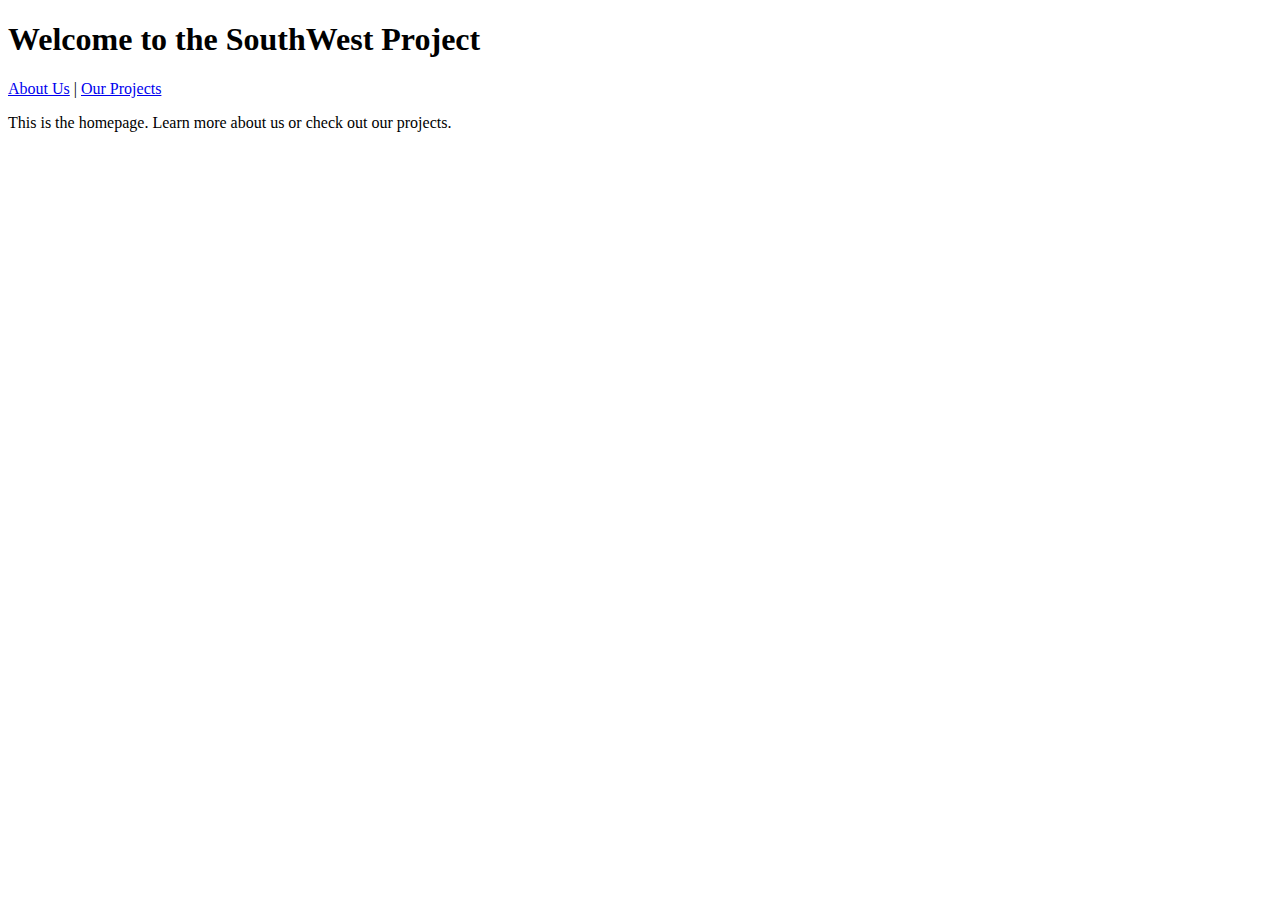
<file: index.html>
<!DOCTYPE html>
<html lang="en">
<head>
  <meta charset="UTF-8">
  <title>Welcome to SouthWest Project</title>
</head>
<body>
  <h1>Welcome to the SouthWest Project</h1>
  <nav>
    <a href="about.html">About Us</a> |
    <a href="projects.html">Our Projects</a>
  </nav>
  <p>This is the homepage. Learn more about us or check out our projects.</p>
</body>
</html>
</file>
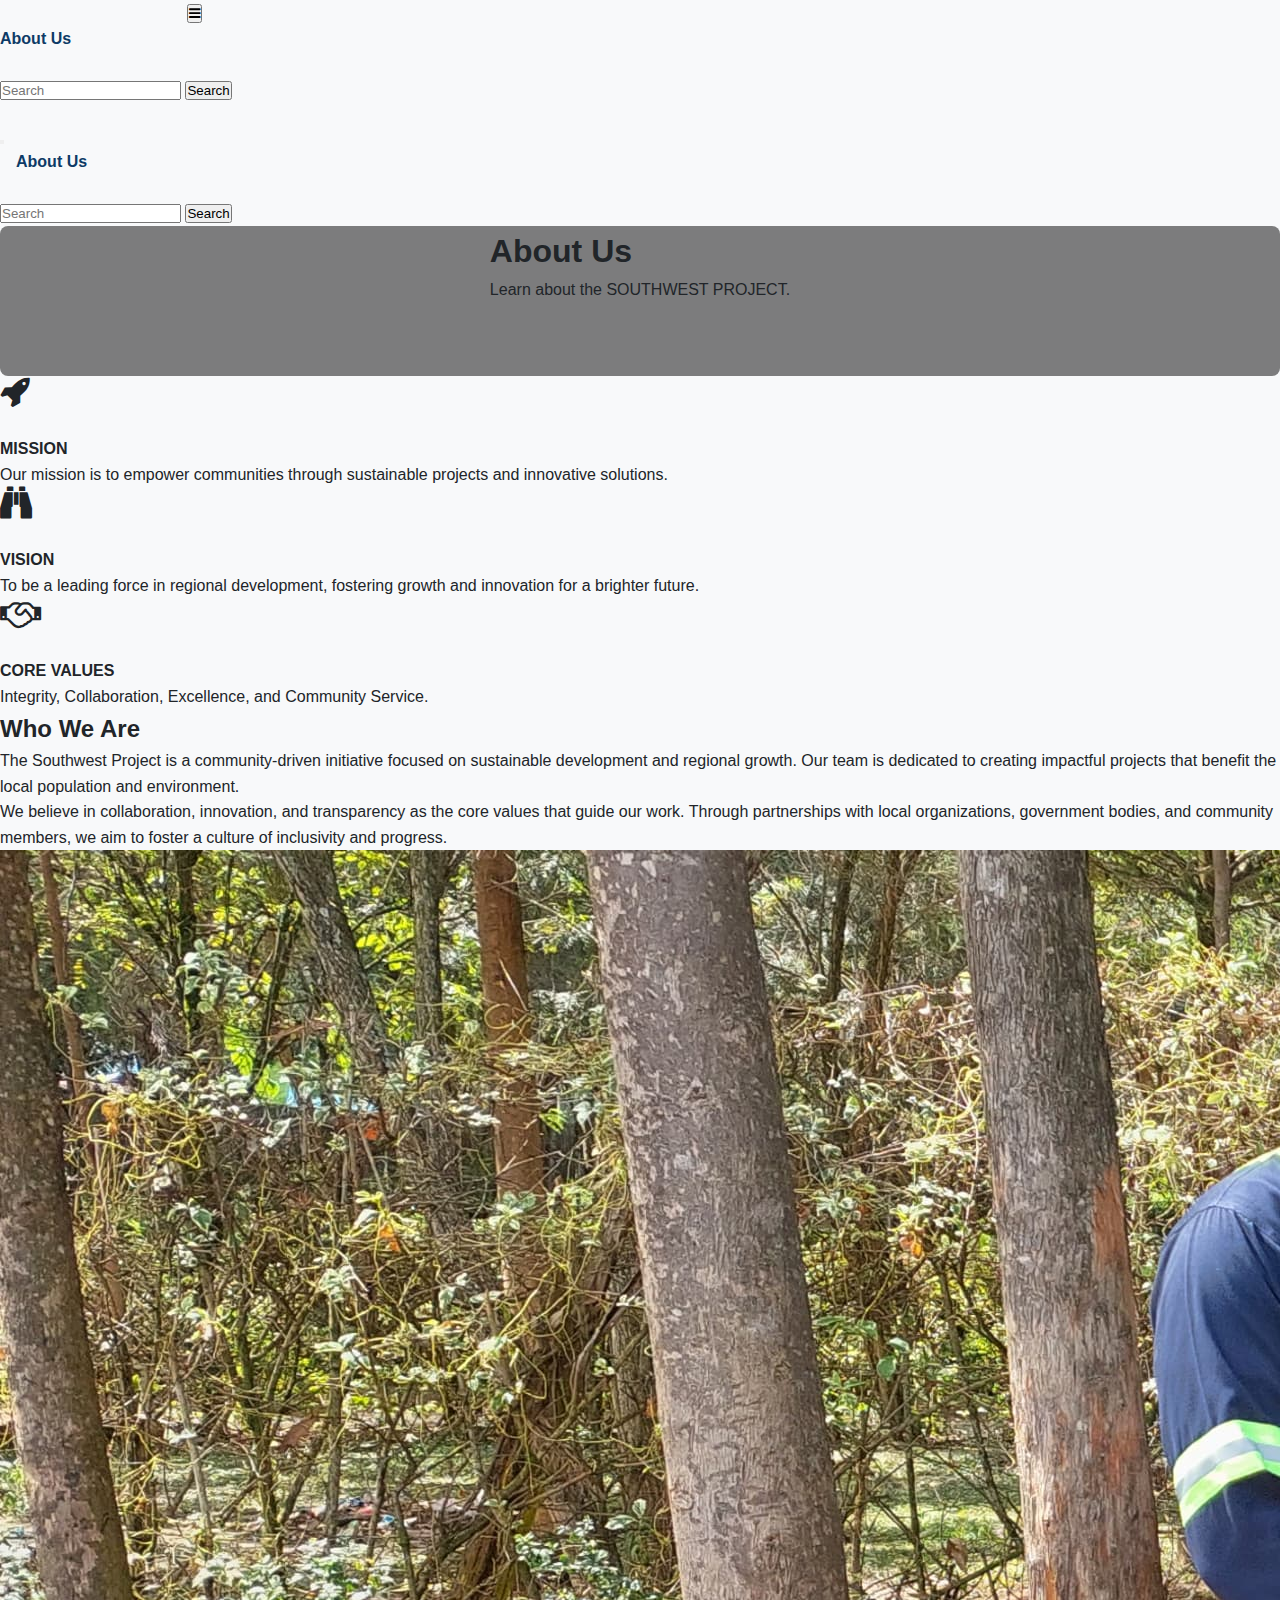
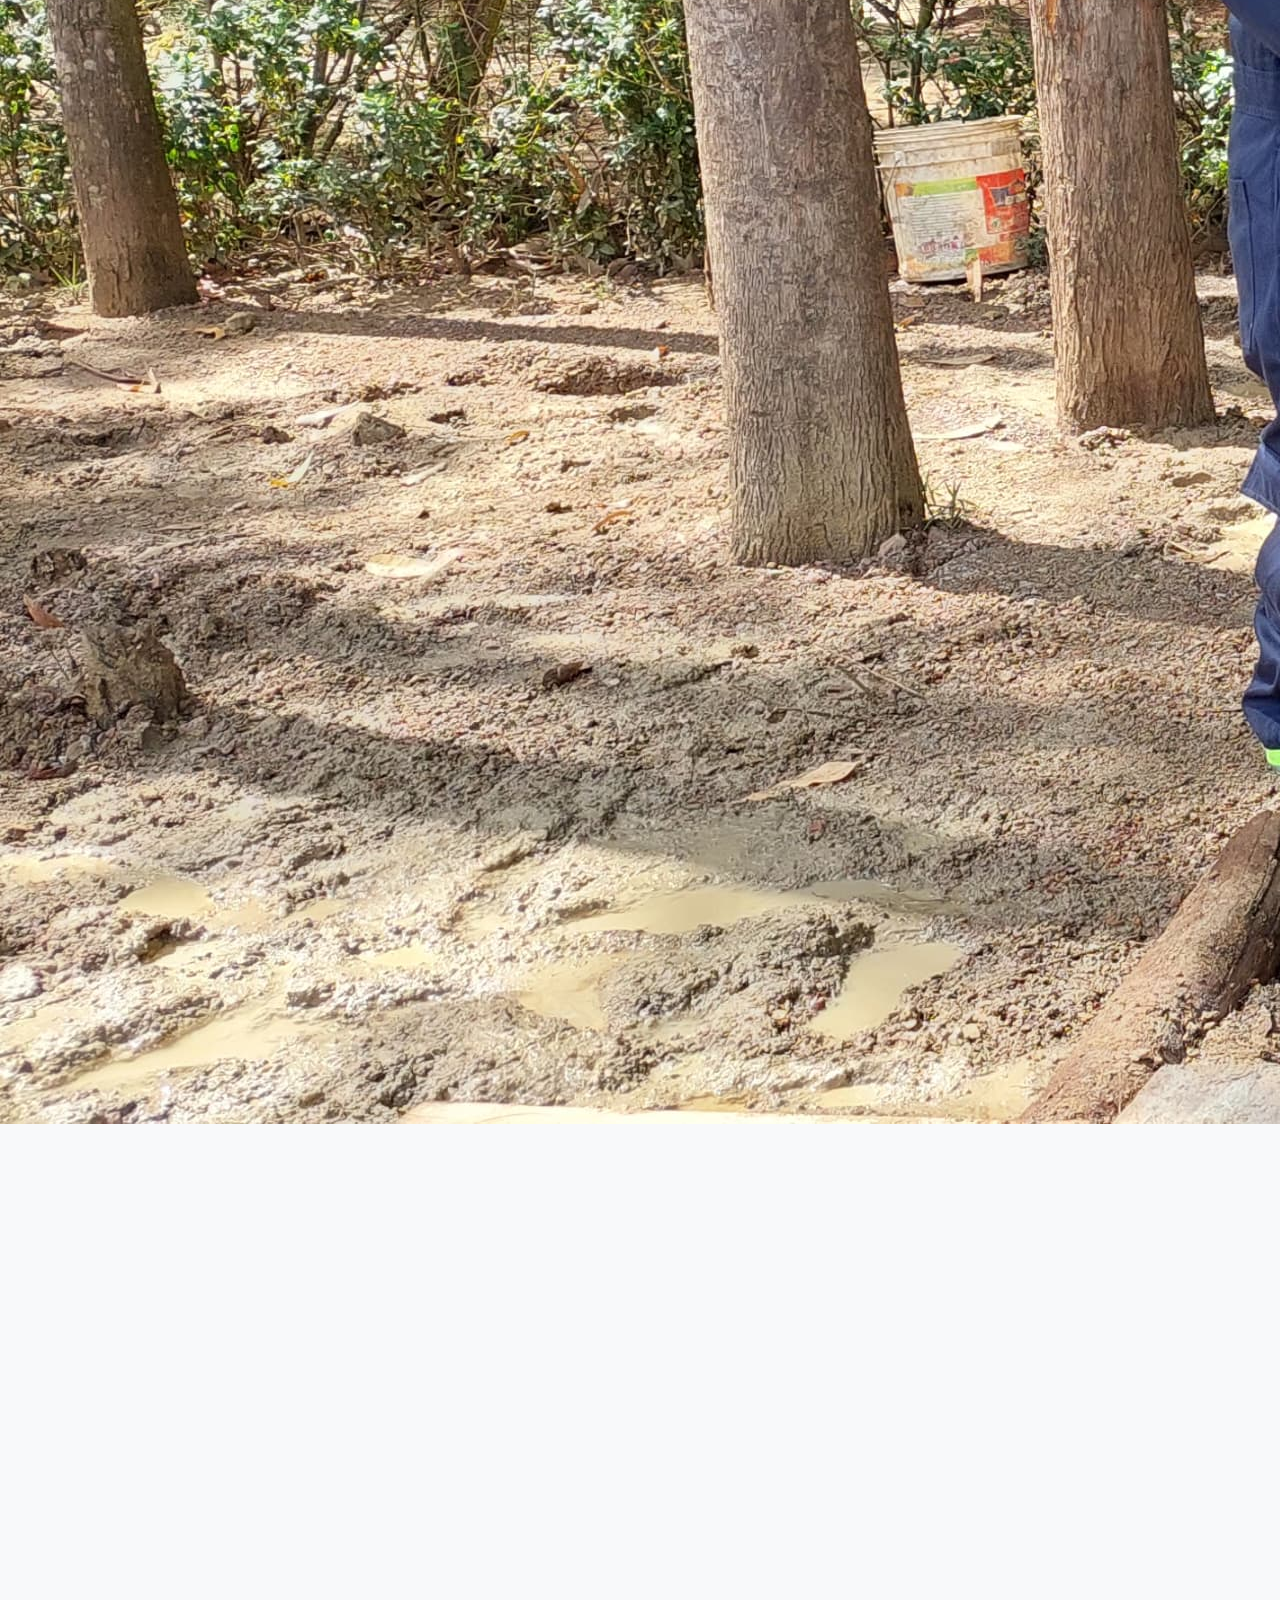
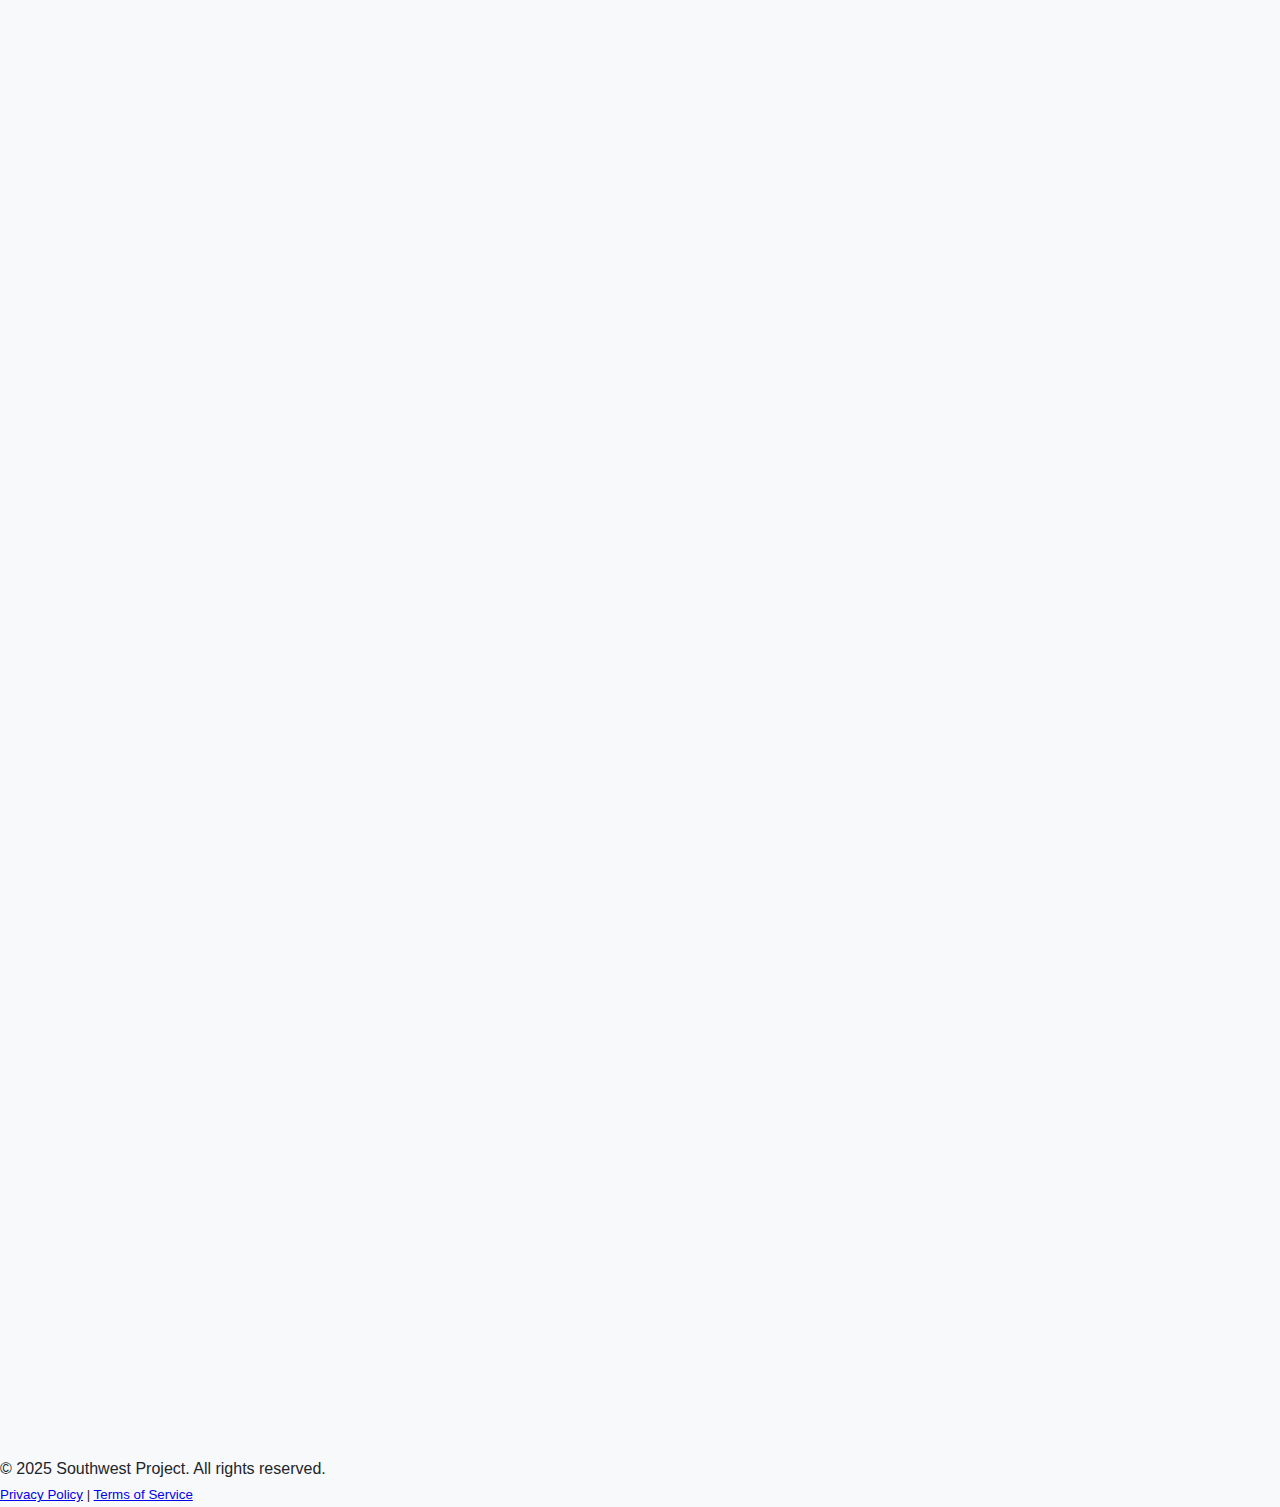
<file: about.html>
<!DOCTYPE html>
<html lang="en">

<head>
  <meta charset="UTF-8">
  <meta name="viewport" content="width=device-width, initial-scale=1.0">
  <title>About Us</title>
  <!-- BOOTSTRAP CSS AND SCRIPT -->
  <link href="https://cdn.jsdelivr.net/npm/bootstrap@5.3.6/dist/css/bootstrap.min.css" rel="stylesheet"
    integrity="sha384-4Q6Gf2aSP4eDXB8Miphtr37CMZZQ5oXLH2yaXMJ2w8e2ZtHTl7GptT4jmndRuHDT" crossorigin="anonymous">

  <!-- Wow Animation -->
  <link rel="stylesheet" href="https://cdnjs.cloudflare.com/ajax/libs/animate.css/4.1.1/animate.min.css" />
  <!-- Google font -->
  <link href="https://fonts.googleapis.com/css2?family=Montserrat:ital,wght@0,100..900;1,100..900&display=swap"
    rel="stylesheet">

  <link rel="stylesheet" href="https://maxcdn.bootstrapcdn.com/font-awesome/4.7.0/css/font-awesome.min.css">

  <!-- Custom CSS -->
  <link rel="stylesheet" href="assets/css/style.css">
  <!-- Bootstrap script -->
  <script src="https://cdn.jsdelivr.net/npm/bootstrap@5.3.6/dist/js/bootstrap.bundle.min.js"
    integrity="sha384-j1CDi7MgGQ12Z7Qab0qlWQ/Qqz24Gc6BM0thvEMVjHnfYGF0rmFCozFSxQBxwHKO"
    crossorigin="anonymous"></script>
</head>

<body>
  <!-- Header Section -->
  <div class="header-include"></div>

  <!-- Hero Section -->
  <div class="container-fluid hero bg-primary text-white text-center py-5">
    <div class="hero-overlay"></div>
    <div class="mt-5 text-center position-relative wow animate__fadeIn" data-wow-duration="1.2s">
      <div class="hero-content position-relative z-1">
        <h1 class="text-white">About Us</h1>
        <p class="text-white lead">Learn about the SOUTHWEST PROJECT.</p>
      </div>
    </div>
  </div>

  <!-- Mission vision statement section -->
  <section class="mission-vision bg-white py-5" id="mission-vision">
    <article class="container">
      <div class="row g-4">
        <div class="col-md-4 wow animate__fadeInUp" data-wow-duration="0.5s">
          <div class="card h-100 shadow text-center">
            <div
              class="card-icon mx-auto mt-4 bg-primary text-white rounded-circle d-flex align-items-center justify-content-center"
              style="width:60px; height:60px;">
              <i class="fa fa-rocket fa-2x"></i>
            </div>
            <div class="card-body">
              <h4 class="card-title">MISSION</h4>
              <p class="card-text">Our mission is to empower communities through sustainable projects and innovative
                solutions.</p>
            </div>
          </div>
        </div>
        <div class="col-md-4 wow animate__fadeInUp" data-wow-duration="1.0s">
          <div class="card h-100 shadow text-center">
            <div
              class="card-icon mx-auto mt-4 bg-success text-white rounded-circle d-flex align-items-center justify-content-center"
              style="width:60px; height:60px;">
              <i class="fa fa-binoculars fa-2x"></i>
            </div>
            <div class="card-body">
              <h4 class="card-title">VISION</h4>
              <p class="card-text">To be a leading force in regional development, fostering growth and innovation for a
                brighter future.</p>
            </div>
          </div>
        </div>
        <div class="col-md-4 wow animate__fadeInUp" data-wow-duration="1.5s">
          <div class="card h-100 shadow text-center">
            <div
              class="card-icon mx-auto mt-4 bg-warning text-white rounded-circle d-flex align-items-center justify-content-center"
              style="width:60px; height:60px;">
              <i class="fa fa-handshake-o fa-2x"></i>
            </div>
            <div class="card-body">
              <h4 class="card-title">CORE VALUES</h4>
              <p class="card-text">Integrity, Collaboration, Excellence, and Community Service.</p>
            </div>
          </div>
        </div>
      </div>
    </article>
  </section>

  <!-- Main content section -->
  <section class="who-we-are bg-light py-5" id="who-we-are">
    <article class="container">
      <div class="row">
        <div class="col-md-8 wow animate__fadeInLeft" data-wow-duration="0.5s">
          <h2>Who We Are</h2>
          <p>
            The Southwest Project is a community-driven initiative focused on sustainable development and regional
            growth.
            Our team is dedicated to creating impactful projects that benefit the local population and environment.
          </p>
          <p>
            We believe in collaboration, innovation, and transparency as the core values that guide our work. Through
            partnerships with local organizations, government bodies, and community members, we aim to foster a culture
            of
            inclusivity and progress.
          </p>
        </div>
        <div class="col-md-4 wow animate__fadeInRight" data-wow-duration="0.8s">
          <img src="assets/images/about.jpg" alt="About Us" class="img-fluid rounded shadow">
        </div>
      </div>
    </article>
  </section>



  <!-- Leadership Section -->
  <section class="leadership bg-white py-5" id="leadership">
    <article class="container">
      <h2 class="text-center mb-4 wow animate__fadeInDown" data-wow-duration="1s">Leadership Team</h2>
      <p class="text-center mb-5 text-muted wow animate__fadeIn" data-wow-delay="0.2s"
        style="max-width:600px;margin:auto;">
        Meet the dedicated professionals guiding the Southwest Project. Our leadership team brings together expertise in
        sustainable development, operations, and community engagement to ensure our mission and vision are realized for
        the benefit of all.
      </p>
      <div class="row g-4 justify-content-center">
        <div class="col-md-4 col-sm-6 wow animate__fadeInUp" data-wow-duration="0.5s">
          <div class="card border-0 shadow-sm h-100 text-center">
            <img src="assets/images/team/director.jpg" class="card-img-top rounded-top" alt="Leader 1">
            <div class="card-body">
              <h5 class="card-title mb-1">Mr Philip Otwoma</h5>
              <p class="text-primary mb-2">Executive Director</p>
              <p class="card-text small">C.E.O SouthWest driling company.</p>
            </div>
            <div class="card-footer bg-white border-0">
              <a href="#" class="text-secondary me-2"><i class="fa fa-linkedin fa-lg"></i></a>
              <a href="#" class="text-secondary"><i class="fa fa-twitter fa-lg"></i></a>
            </div>
          </div>
        </div>
        <div class="col-md-4 col-sm-6 wow animate__fadeInUp" data-wow-duration="1s">
          <div class="card border-0 shadow-sm h-100 text-center">
            <img src="assets/images/team/mr glen.jpg" class="card-img-top rounded-top" alt="Leader 2">
            <div class="card-body">
              <h5 class="card-title mb-1">Mr Glen</h5>
              <p class="text-primary mb-2">Site  Manager</p>
              <p class="card-text small">Glen oversees project execution and ensures operational excellence across all
                Southwest Project initiatives.</p>
            </div>
            <div class="card-footer bg-white border-0">
              <a href="#" class="text-secondary me-2"><i class="fa fa-linkedin fa-lg"></i></a>
              <a href="#" class="text-secondary"><i class="fa fa-twitter fa-lg"></i></a>
            </div>
          </div>
        </div>
        <div class="col-md-4 col-sm-6 wow animate__fadeInUp" data-wow-duration="1.5s">
          <div class="card border-0 shadow-sm h-100 text-center">
            <img src="assets/images/team/mr edwin.jpg" class="card-img-top rounded-top" alt="Leader 3">
            <div class="card-body">
              <h5 class="card-title mb-1">Mr Edwin</h5>
              <p class="text-primary mb-2">Accounting Officer</p>
              <p class="card-text small">Edwin fosters partnerships and ensures the voices of local communities are at
                the
                heart of every project. and keeps the company's record.</p>
            </div>
            <div class="card-footer bg-white border-0">
              <a href="#" class="text-secondary me-2"><i class="fa fa-linkedin fa-lg"></i></a>
              <a href="#" class="text-secondary"><i class="fa fa-twitter fa-lg"></i></a>
            </div>
          </div>
        </div>
      </div>
    </article>

  </section>

  <!-- Certificate & Licenses Section -->
  <section class="certificate bg-light py-5" id="certificate">
    <article class="container">
      <h2 class="text-center mb-4 wow animate__fadeInDown" data-wow-duration="0.5s">Certificates & Licenses</h2>
      <p class="text-center mb-5 text-muted wow animate__fadeIn" data-wow-duration="1.0s"
        style="max-width:600px;margin:auto;">
        The Southwest Project is proud to be recognized and certified by reputable organizations. Our certificates and
        licenses reflect our commitment to quality, sustainability, and positive community impact.
      </p>
      <div class="row g-4">
        <div class="col-md-4 col-sm-6 wow animate__zoomIn" data-wow-duration="0.5s">
          <div class="card border-0 shadow h-100">
            <img src="assets/images/cert/image 1.png" class="card-img-top" alt="Certificate 1">
            <div class="card-body">
              <h6 class="card-title">Name reservation certificate</h6>
              <p class="card-text small">Awarded for quality management systems in project delivery.</p>
            </div>
          </div>
        </div>
        <div class="col-md-4 col-sm-6 wow animate__zoomIn" data-wow-duration="1s">
          <div class="card border-0 shadow h-100">
            <img src="assets/images/cert/image 2.png" class="card-img-top" alt="Certificate 2">
            <div class="card-body">
              <h6 class="card-title">Pin certificate</h6>
              <p class="card-text small">Granted by the National Environmental Agency for sustainable practices.</p>
            </div>
          </div>
        </div>
        <div class="col-md-4 col-sm-6 wow animate__zoomIn" data-wow-duration="1.5s">
          <div class="card border-0 shadow h-100">
            <img src="assets/images/cert/image 3.png" class="card-img-top" alt="Certificate 3">
            <div class="card-body">
              <h6 class="card-title">Business Registration Service</h6>
              <p class="card-text small">company Registration  .</p>
            </div>
          </div>
        </div>
        <!-- Add more certificate/license cards as needed -->
      </div>
    </article>

  </section>

  <!-- Footer Section -->
  <div class="footer-include  border-4 border-danger"></div>

  <!-- Wow Animation script -->
  <script src="https://cdnjs.cloudflare.com/ajax/libs/wow/1.1.2/wow.min.js"></script>

  <!-- Custom Script -->
  <script src="assets/js/script.js"></script>
</body>

</html>
</file>
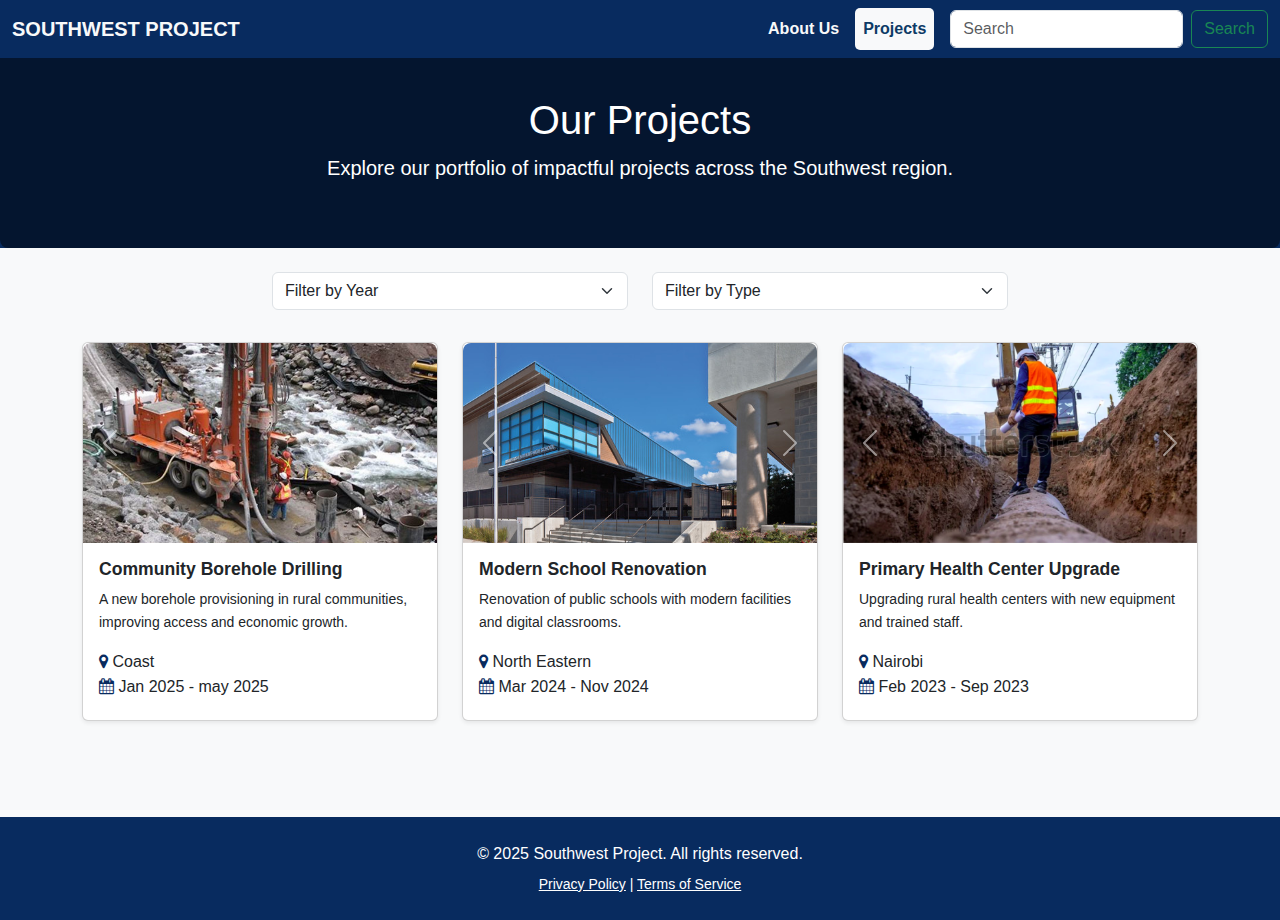
<file: projects.html>
<!DOCTYPE html>
<html lang="en">
<head>
  <meta charset="UTF-8">
  <meta name="viewport" content="width=device-width, initial-scale=1.0">
  <title>Projects | Southwest Project</title>
  <link href="https://cdn.jsdelivr.net/npm/bootstrap@5.3.6/dist/css/bootstrap.min.css" rel="stylesheet">
  <link href="https://fonts.googleapis.com/css2?family=Montserrat:ital,wght@0,100..900;1,100..900&display=swap"
    rel="stylesheet">
  <link rel="stylesheet" href="https://cdnjs.cloudflare.com/ajax/libs/animate.css/4.1.1/animate.min.css"/>
  <link rel="stylesheet" href="https://maxcdn.bootstrapcdn.com/font-awesome/4.7.0/css/font-awesome.min.css">
  <link rel="stylesheet" href="assets/css/style.css">
</head>
<body>
  <!-- Header Section (reuse your navbar if needed) -->
  <div class="header-include"></div>

  <!-- Hero Section -->
  <div class="container-fluid hero bg-primary text-white text-center py-5 mb-4">
    <div class="hero-overlay"></div>
    <div class="hero-content mt-5 position-relative z-1">
      <h1 class="text-white wow animate__fadeInDown">Our Projects</h1>
      <p class="lead text-white wow animate__fadeIn" data-wow-delay="0.2s">Explore our portfolio of impactful projects across the Southwest region.</p>
    </div>
  </div>

  <!-- Filter Section -->
  <section class="container mb-4">
    <div class="row justify-content-center">
      <div class="col-sm-6 col-md-4 mb-2 wow animate__zoomIn" data-wow-duration=".5s">
        <select class="form-select" id="filterYear">
          <option value="">Filter by Year</option>
          <option>2025</option>
          <option>2024</option>
          <option>2023</option>
        </select>
      </div>
      <div class="col-sm-6 col-md-4 mb-2 wow animate__zoomIn" data-wow-duration="1s">
        <select class="form-select" id="filterType">
          <option value="">Filter by Type</option>
          <option>Infrastructure</option>
          <option>Education</option>
          <option>Health</option>
        </select>
      </div>
    </div>
  </section>

  <!-- Projects Gallery -->
  <section class="container pb-5">
    <div class="row g-4" id="projectsGallery">
      <!-- Project Card 1 -->
      <div class="col-sm-6 col-md-4 col-lg-4 project-card" data-year="2025" data-type="Infrastructure">
        <div class="card h-100 shadow-sm wow animate__fadeInUp" data-wow-duration=".5s">
          <div id="gallery1" class="carousel slide" data-bs-ride="carousel">
            <div class="carousel-inner rounded-top">
              <div class="carousel-item active">
                <img src="assets/images/projects/drilling.jpeg" class="d-block w-100" alt="Project 1a">
              </div>
              <div class="carousel-item">
                <img src="assets/images/projects/pipes.jpeg" class="d-block w-100" alt="Project 1b">
              </div>
              <div class="carousel-item">
                <img src="assets/images/projects/WaterWell-industry.jpg" class="d-block w-100" alt="Project 1b">
              </div>
            </div>
            <button class="carousel-control-prev" type="button" data-bs-target="#gallery1" data-bs-slide="prev">
              <span class="carousel-control-prev-icon"></span>
            </button>
            <button class="carousel-control-next" type="button" data-bs-target="#gallery1" data-bs-slide="next">
              <span class="carousel-control-next-icon"></span>
            </button>
          </div>
          <div class="card-body">
            <h5 class="card-title">Community Borehole Drilling</h5>
            <p class="card-text small">A new borehole provisioning in rural communities, improving access and economic growth.</p>
            <ul class="list-unstyled mb-1">
              <li><i class="fa fa-map-marker text-primary"></i>  Coast </li>
              <li><i class="fa fa-calendar text-primary"></i> Jan 2025 - may 2025</li>
            </ul>
          </div>
        </div>
      </div>
      <!-- Project Card 2 -->
      <div class="col-sm-6 col-md-4 col-lg-4 project-card" data-year="2024" data-type="Education">
        <div class="card h-100 shadow-sm wow animate__fadeInUp" data-wow-duration="1s">
          <div id="gallery2" class="carousel slide" data-bs-ride="carousel">
            <div class="carousel-inner rounded-top">
              <div class="carousel-item active">
                <img src="assets/images/projects//high-school.jpg" class="d-block w-100" alt="Project 2a">
              </div>
              <div class="carousel-item">
                <img src="assets/images/projects/school building.jpeg" class="d-block w-100" alt="Project 2b">
              </div>
            </div>
            <button class="carousel-control-prev" type="button" data-bs-target="#gallery2" data-bs-slide="prev">
              <span class="carousel-control-prev-icon"></span>
            </button>
            <button class="carousel-control-next" type="button" data-bs-target="#gallery2" data-bs-slide="next">
              <span class="carousel-control-next-icon"></span>
            </button>
          </div>
          <div class="card-body">
            <h5 class="card-title">Modern School Renovation</h5>
            <p class="card-text small">Renovation of public schools with modern facilities and digital classrooms.</p>
            <ul class="list-unstyled mb-1">
              <li><i class="fa fa-map-marker text-primary"></i> North Eastern </li>
              <li><i class="fa fa-calendar text-primary"></i> Mar 2024 - Nov 2024</li>
            </ul>
          </div>
        </div>
      </div>
      <!-- Project Card 3 -->
      <div class="col-sm-6 col-md-4 col-lg-4 project-card" data-year="2023" data-type="Health">
        <div class="card h-100 shadow-sm wow animate__fadeInUp" data-wow-duration="1.5s">
          <div id="gallery3" class="carousel slide" data-bs-ride="carousel">
            <div class="carousel-inner rounded-top">
              <div class="carousel-item active">
                <img src="assets/images/projects/project 3.png" class="d-block w-100" alt="Project 3a">
              </div>
              <div class="carousel-item">
                <img src="assets/images/projects/project 4.png" class="d-block w-100" alt="Project 3b">
              </div>
            </div>
            <button class="carousel-control-prev" type="button" data-bs-target="#gallery3" data-bs-slide="prev">
              <span class="carousel-control-prev-icon"></span>
            </button>
            <button class="carousel-control-next" type="button" data-bs-target="#gallery3" data-bs-slide="next">
              <span class="carousel-control-next-icon"></span>
            </button>
          </div>
          <div class="card-body">
            <h5 class="card-title">Primary Health Center Upgrade</h5>
            <p class="card-text small">Upgrading rural health centers with new equipment and trained staff.</p>
            <ul class="list-unstyled mb-1">
              <li><i class="fa fa-map-marker text-primary"></i>  Nairobi </li>
              <li><i class="fa fa-calendar text-primary"></i> Feb 2023 - Sep 2023</li>
            </ul>
          </div>
        </div>
      </div>
      <!-- Add more project cards as needed -->
    </div>
  </section>

  <!-- Footer Section -->
  <div class="footer-include"></div>

  <!-- Scripts -->
  <script src="https://cdn.jsdelivr.net/npm/bootstrap@5.3.6/dist/js/bootstrap.bundle.min.js"></script>
  <script src="https://cdnjs.cloudflare.com/ajax/libs/wow/1.1.2/wow.min.js"></script>
  <script src="assets/js/script.js"></script>
  <script>
    // Simple filter logic
    document.addEventListener('DOMContentLoaded', function() {
      const yearFilter = document.getElementById('filterYear');
      const typeFilter = document.getElementById('filterType');
      const cards = document.querySelectorAll('.project-card');

      function filterProjects() {
        const year = yearFilter.value;
        const type = typeFilter.value;
        cards.forEach(card => {
          const matchYear = !year || card.getAttribute('data-year') === year;
          const matchType = !type || card.getAttribute('data-type') === type;
          card.style.display = (matchYear && matchType) ? '' : 'none';
        });
      }

      yearFilter.addEventListener('change', filterProjects);
      typeFilter.addEventListener('change', filterProjects);
    });
  </script>
</body>
</html>
</file>
<file: assets/css/style.css>
@import url('reset.css');
@import url('variables.css');

.navbar-brand,
.navbar-brand:hover,
.navbar-brand:focus,
#offcanvasNavbarLabel{
  color: var(--light-color);
  font-weight: bold;

  transition: letter-spacing 0.3s ease;
}

.navbar-brand:hover,
.navbar-brand:focus,
#offcanvasNavbarLabel:hover{
  letter-spacing: 2px;
}
.nav-link {
  color: var(--light-color);
  text-decoration: none;
  font-weight: bold;
  transition: color 0.3s ease;
  border-radius: 5px;;
}
.nav-link:hover,
.nav-link:focus,
.nav-link.active {
  color: var(--primary-color) !important;
  background: var(--light-color)
}


.offcanvas .nav-link.active,
.offcanvas .nav-link:hover,
.offcanvas .nav-link:focus {
  padding-left:1rem;
}


.hero {
  background: url('https://images.unsplash.com/photo-1506744038136-46273834b3fb?auto=format&fit=crop&w=1500&q=80') center center/cover no-repeat;
  min-height: 150px;
  position: relative;
  display: flex;
  align-items: flex-start;
  justify-content: center;
}
.hero-overlay {
  position: absolute;
  top: 0; left: 0; right: 0; bottom: 0;
  background: rgba(0, 0, 0, 0.5);
  z-index: 0;
  border-radius: 0.5rem;
}
.hero-content {
  position: relative;
  z-index: 1;
}

.card-img-top,
.carousel-inner img,
.carousel-item img,
.project-card img {
  width: 100%;
  aspect-ratio: 16/9;
  object-fit: cover;
  height: 200px; 
  border-radius: 0.5rem 0.5rem 0 0;
}

#projectsGallery .card-title{
  font-size: calc(70% + 0.5vw);
  font-weight: bold;
}
</file>
